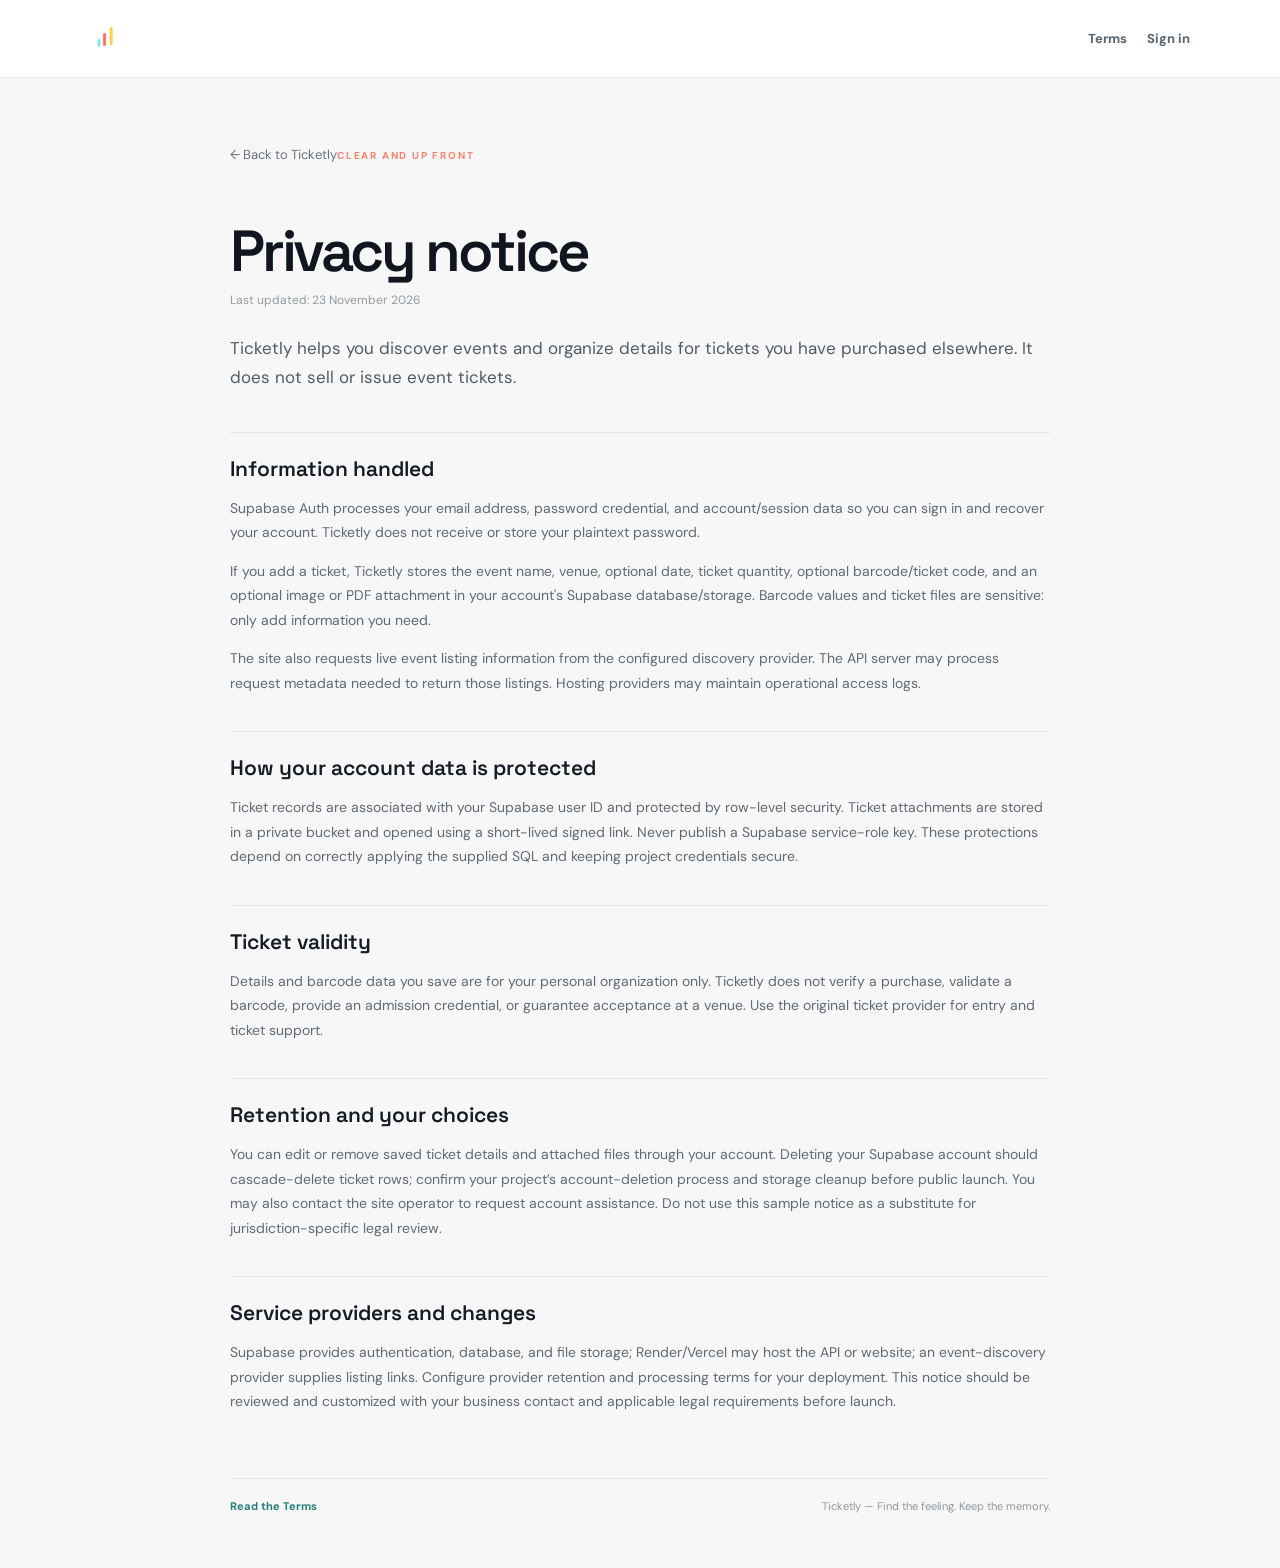
<file: privacy.html>
<!doctype html>
<html lang="en"><head><meta charset="UTF-8" /><meta name="viewport" content="width=device-width, initial-scale=1.0" /><meta name="theme-color" content="#11151f" /><title>Privacy · Ticketly</title><link rel="preconnect" href="https://fonts.googleapis.com" /><link rel="preconnect" href="https://fonts.gstatic.com" crossorigin /><link href="https://fonts.googleapis.com/css2?family=DM+Sans:wght@400;500;600;700&family=Space+Grotesk:wght@500;600;700&display=swap" rel="stylesheet" /><link rel="stylesheet" href="/styles.css" /><link rel="stylesheet" href="/auth.css" /></head>
<body class="policy-page"><header class="account-header"><a class="brand" href="/" aria-label="Ticketly home"><span class="brand-mark"><span></span><span></span><span></span></span><span class="brand-name">ticketly</span></a><nav class="policy-nav" aria-label="Policy navigation"><a href="/terms.html">Terms</a><a href="/login.html">Sign in</a></nav></header><main class="policy-main"><a class="auth-back policy-back" href="/">← Back to Ticketly</a><span class="auth-eyebrow">CLEAR AND UP FRONT</span><h1>Privacy notice</h1><p class="policy-updated">Last updated: 23 November 2026</p><p class="policy-lead">Ticketly helps you discover events and organize details for tickets you have purchased elsewhere. It does not sell or issue event tickets.</p>
<section><h2>Information handled</h2><p>Supabase Auth processes your email address, password credential, and account/session data so you can sign in and recover your account. Ticketly does not receive or store your plaintext password.</p><p>If you add a ticket, Ticketly stores the event name, venue, optional date, ticket quantity, optional barcode/ticket code, and an optional image or PDF attachment in your account's Supabase database/storage. Barcode values and ticket files are sensitive: only add information you need.</p><p>The site also requests live event listing information from the configured discovery provider. The API server may process request metadata needed to return those listings. Hosting providers may maintain operational access logs.</p></section>
<section><h2>How your account data is protected</h2><p>Ticket records are associated with your Supabase user ID and protected by row-level security. Ticket attachments are stored in a private bucket and opened using a short-lived signed link. Never publish a Supabase service-role key. These protections depend on correctly applying the supplied SQL and keeping project credentials secure.</p></section>
<section><h2>Ticket validity</h2><p>Details and barcode data you save are for your personal organization only. Ticketly does not verify a purchase, validate a barcode, provide an admission credential, or guarantee acceptance at a venue. Use the original ticket provider for entry and ticket support.</p></section>
<section><h2>Retention and your choices</h2><p>You can edit or remove saved ticket details and attached files through your account. Deleting your Supabase account should cascade-delete ticket rows; confirm your project’s account-deletion process and storage cleanup before public launch. You may also contact the site operator to request account assistance. Do not use this sample notice as a substitute for jurisdiction-specific legal review.</p></section>
<section><h2>Service providers and changes</h2><p>Supabase provides authentication, database, and file storage; Render/Vercel may host the API or website; an event-discovery provider supplies listing links. Configure provider retention and processing terms for your deployment. This notice should be reviewed and customized with your business contact and applicable legal requirements before launch.</p></section><footer class="policy-footer"><a href="/terms.html">Read the Terms</a><span>Ticketly — Find the feeling. Keep the memory.</span></footer></main></body></html>
</file>
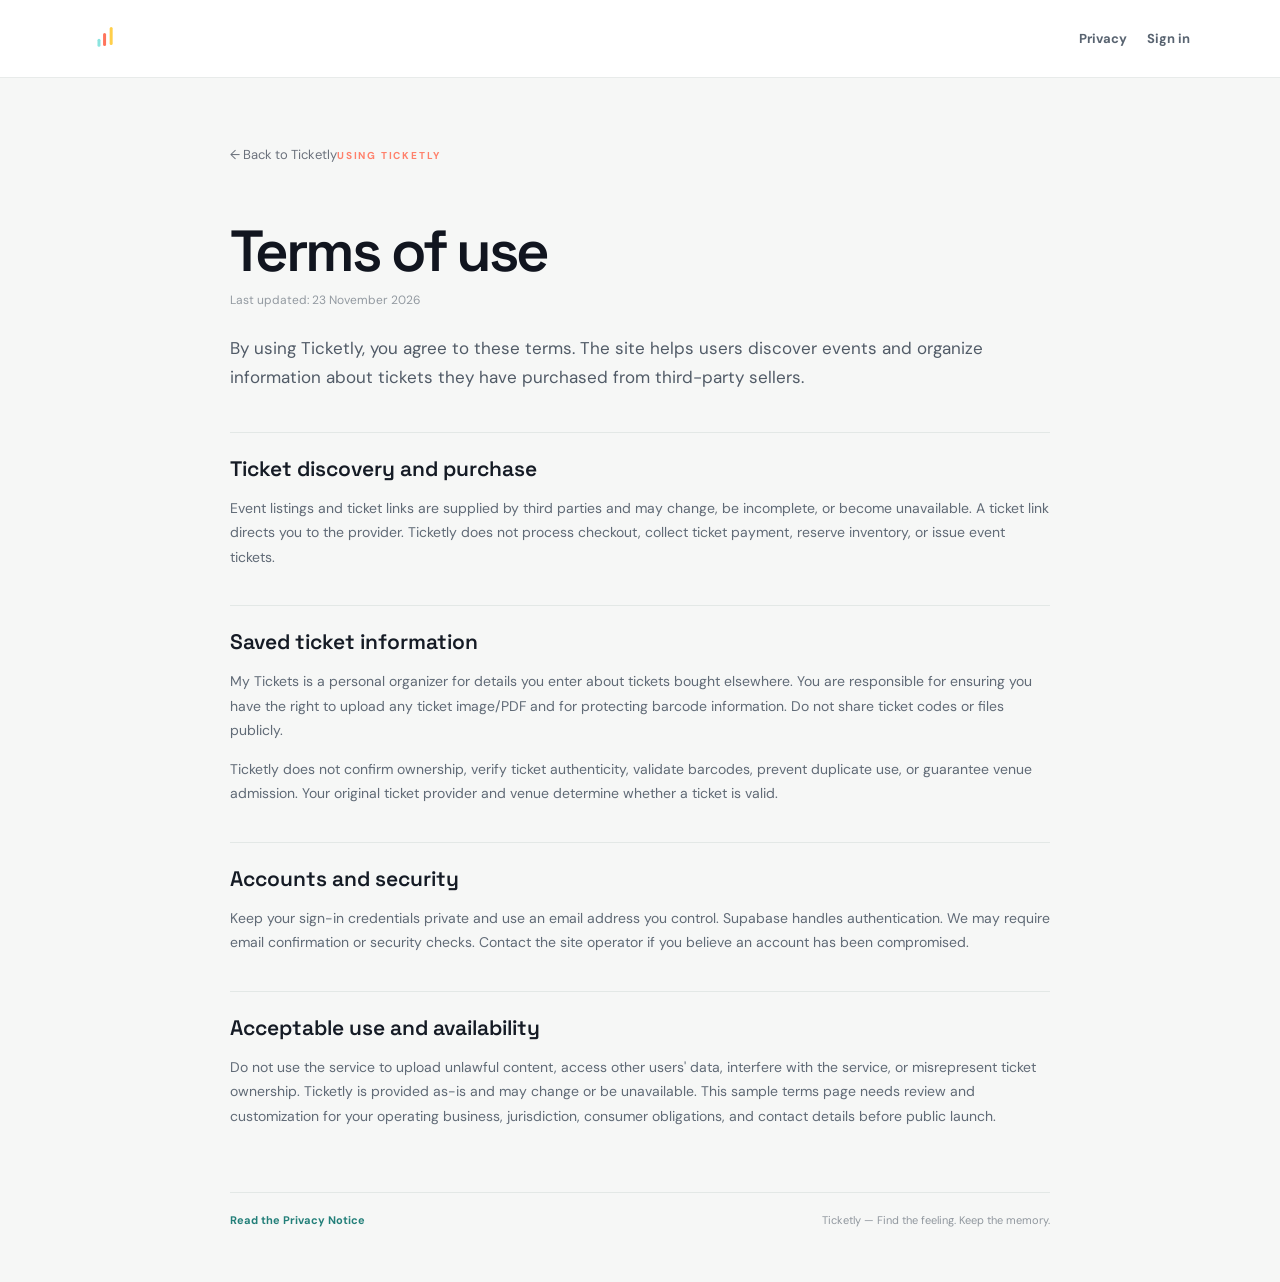
<file: terms.html>
<!doctype html>
<html lang="en"><head><meta charset="UTF-8" /><meta name="viewport" content="width=device-width, initial-scale=1.0" /><meta name="theme-color" content="#11151f" /><title>Terms · Ticketly</title><link rel="preconnect" href="https://fonts.googleapis.com" /><link rel="preconnect" href="https://fonts.gstatic.com" crossorigin /><link href="https://fonts.googleapis.com/css2?family=DM+Sans:wght@400;500;600;700&family=Space+Grotesk:wght@500;600;700&display=swap" rel="stylesheet" /><link rel="stylesheet" href="/styles.css" /><link rel="stylesheet" href="/auth.css" /></head>
<body class="policy-page"><header class="account-header"><a class="brand" href="/" aria-label="Ticketly home"><span class="brand-mark"><span></span><span></span><span></span></span><span class="brand-name">ticketly</span></a><nav class="policy-nav" aria-label="Policy navigation"><a href="/privacy.html">Privacy</a><a href="/login.html">Sign in</a></nav></header><main class="policy-main"><a class="auth-back policy-back" href="/">← Back to Ticketly</a><span class="auth-eyebrow">USING TICKETLY</span><h1>Terms of use</h1><p class="policy-updated">Last updated: 23 November 2026</p><p class="policy-lead">By using Ticketly, you agree to these terms. The site helps users discover events and organize information about tickets they have purchased from third-party sellers.</p>
<section><h2>Ticket discovery and purchase</h2><p>Event listings and ticket links are supplied by third parties and may change, be incomplete, or become unavailable. A ticket link directs you to the provider. Ticketly does not process checkout, collect ticket payment, reserve inventory, or issue event tickets.</p></section><section><h2>Saved ticket information</h2><p>My Tickets is a personal organizer for details you enter about tickets bought elsewhere. You are responsible for ensuring you have the right to upload any ticket image/PDF and for protecting barcode information. Do not share ticket codes or files publicly.</p><p>Ticketly does not confirm ownership, verify ticket authenticity, validate barcodes, prevent duplicate use, or guarantee venue admission. Your original ticket provider and venue determine whether a ticket is valid.</p></section><section><h2>Accounts and security</h2><p>Keep your sign-in credentials private and use an email address you control. Supabase handles authentication. We may require email confirmation or security checks. Contact the site operator if you believe an account has been compromised.</p></section><section><h2>Acceptable use and availability</h2><p>Do not use the service to upload unlawful content, access other users' data, interfere with the service, or misrepresent ticket ownership. Ticketly is provided as-is and may change or be unavailable. This sample terms page needs review and customization for your operating business, jurisdiction, consumer obligations, and contact details before public launch.</p></section><footer class="policy-footer"><a href="/privacy.html">Read the Privacy Notice</a><span>Ticketly — Find the feeling. Keep the memory.</span></footer></main></body></html>
</file>
<file: styles.css>
:root {
  --ink: #171a24;
  --ink-soft: #5f6470;
  --navy: #11151f;
  --navy-2: #191e2b;
  --paper: #f7f7f4;
  --white: #ffffff;
  --line: #e5e5e1;
  --cyan: #8be4df;
  --coral: #ff745c;
  --yellow: #ffcf4a;
  --purple: #7765e3;
  --radius-lg: 24px;
  --radius-md: 16px;
  --shadow: 0 22px 55px rgba(20, 25, 40, .12);
}

* { box-sizing: border-box; }
html { scroll-behavior: smooth; }
body { margin: 0; color: var(--ink); background: var(--paper); font-family: "DM Sans", system-ui, sans-serif; -webkit-font-smoothing: antialiased; }
button, input, select { font: inherit; }
button, a { -webkit-tap-highlight-color: transparent; }
a { color: inherit; text-decoration: none; }
button { border: 0; cursor: pointer; }
img { display: block; max-width: 100%; }
.container { width: min(1180px, calc(100% - 80px)); margin: 0 auto; }
.sr-only { position: absolute; width: 1px; height: 1px; padding: 0; margin: -1px; overflow: hidden; clip: rect(0, 0, 0, 0); white-space: nowrap; border: 0; }

.topbar { background: #0d1017; color: #9da2b0; font-size: 11px; letter-spacing: .01em; }
.topbar-inner { height: 34px; display: flex; align-items: center; justify-content: space-between; }
.topbar-note { display: flex; align-items: center; gap: 8px; }
.pulse-dot { width: 6px; height: 6px; background: var(--cyan); border-radius: 50%; box-shadow: 0 0 0 4px rgba(139, 228, 223, .1); }
.topbar-links { display: flex; align-items: center; gap: 16px; }
.topbar-links a, .text-button { color: #9da2b0; background: transparent; padding: 0; font-size: 11px; transition: color .2s; }
.topbar-links a:hover, .text-button:hover { color: #fff; }

.site-header { position: relative; z-index: 10; color: #f7f7f4; background: var(--navy); }
.header-inner { min-height: 82px; display: flex; align-items: center; justify-content: space-between; gap: 30px; }
.brand { display: inline-flex; align-items: center; gap: 10px; color: #fff; }
.brand-name { font: 700 22px/1 "Space Grotesk", sans-serif; letter-spacing: -.06em; }
.brand-mark { width: 30px; height: 30px; display: flex; align-items: flex-end; gap: 3px; padding: 7px 6px; border: 1px solid rgba(255, 255, 255, .3); border-radius: 10px 10px 10px 3px; transform: rotate(-8deg); }
.brand-mark span { display: block; width: 4px; border-radius: 2px; background: var(--cyan); transform: rotate(8deg); }
.brand-mark span:nth-child(1) { height: 8px; }
.brand-mark span:nth-child(2) { height: 13px; background: var(--coral); }
.brand-mark span:nth-child(3) { height: 18px; background: var(--yellow); }
.desktop-nav { display: flex; align-items: center; gap: 19px; margin-left: auto; }
.desktop-nav a { color: #b6bbc7; font-size: 12px; font-weight: 500; transition: color .2s; }
.desktop-nav a:hover { color: #fff; }
.header-actions { display: flex; align-items: center; gap: 16px; margin-left: 15px; }
.search-toggle { display: inline-flex; align-items: center; gap: 7px; color: #f5f6f8; background: transparent; font-size: 13px; white-space: nowrap; }
.search-toggle svg { width: 16px; height: 16px; fill: none; stroke: var(--cyan); stroke-linecap: round; stroke-width: 1.7; }
.search-toggle:hover { color: var(--cyan); }
.location-button, .sign-in { display: inline-flex; align-items: center; gap: 7px; color: #f5f6f8; background: transparent; font-size: 13px; white-space: nowrap; }
.location-button svg { width: 16px; height: 16px; stroke: var(--cyan); fill: none; stroke-width: 1.7; }
.sign-in { padding: 11px 17px; border: 1px solid rgba(255,255,255,.25); border-radius: 99px; transition: background .2s, border .2s; }
.sign-in:hover { border-color: var(--cyan); background: rgba(139,228,223,.1); }
.menu-button, .mobile-nav { display: none; }

.hero { position: relative; overflow: hidden; color: #fff; background: var(--navy); }
.hero-content { position: relative; z-index: 1; display: grid; grid-template-columns: 1.02fr .98fr; gap: 64px; min-height: 530px; padding-top: 58px; padding-bottom: 68px; align-items: center; }
.hero-glow { position: absolute; width: 480px; height: 480px; border-radius: 50%; filter: blur(4px); opacity: .26; pointer-events: none; }
.hero-glow-one { top: -320px; left: 26%; background: radial-gradient(circle, #473fb1, transparent 65%); }
.hero-glow-two { right: -210px; bottom: -370px; background: radial-gradient(circle, #0b8e9a, transparent 66%); }
.light-eyebrow { color: #9da2b0; }
.eyebrow { display: flex; align-items: center; gap: 10px; color: #747986; font-size: 10px; font-weight: 700; letter-spacing: .14em; text-transform: uppercase; }
.eyebrow-line { display: inline-block; width: 22px; height: 2px; background: var(--coral); }
.hero h1 { margin: 18px 0 18px; font: 700 clamp(50px, 6.2vw, 82px)/.93 "Space Grotesk", sans-serif; letter-spacing: -.075em; }
.hero h1 em { color: var(--cyan); font-style: normal; }
.hero-text { max-width: 420px; margin: 0 0 32px; color: #b8bdc8; font-size: 16px; line-height: 1.55; }
.search-panel { display: grid; grid-template-columns: 1.6fr 1fr 1fr auto; align-items: center; max-width: 690px; min-height: 69px; padding: 8px; background: #fff; border-radius: 7px; box-shadow: 0 18px 40px rgba(0,0,0,.2); }
.search-field { min-width: 0; height: 46px; display: flex; align-items: center; gap: 10px; padding: 0 15px; border-right: 1px solid #e6e7e8; color: #7e828b; }
.search-field svg { flex: 0 0 auto; width: 17px; height: 17px; fill: none; stroke: #7a7f8b; stroke-linecap: round; stroke-linejoin: round; stroke-width: 1.7; }
.search-field input, .search-field select { width: 100%; min-width: 0; color: #2d3038; border: 0; outline: 0; background: transparent; font-size: 12px; appearance: none; }
.search-field select { padding-right: 4px; cursor: pointer; }
.search-submit { height: 53px; padding: 0 21px; color: var(--navy); background: var(--cyan); border-radius: 9px; font-size: 12px; font-weight: 700; transition: transform .2s, background .2s; }
.search-submit:hover { background: #a9efeb; transform: translateY(-1px); }
.hero-meta { display: flex; align-items: center; gap: 14px; margin-top: 18px; color: #7f8492; font-size: 11px; }
.hero-meta a { color: #cdd0d8; border-bottom: 1px solid #4c5260; padding-bottom: 2px; }
.hero-meta a:hover { color: var(--cyan); border-color: var(--cyan); }
.live-status { color: #89909e; font-size: 10px; }
.live-status-active { color: var(--cyan); }

.spotlight-card { position: relative; overflow: hidden; max-width: 520px; justify-self: end; background: #272b38; border-radius: var(--radius-lg); box-shadow: 0 28px 50px rgba(0,0,0,.22); transform: rotate(2deg); transition: transform .35s; }
.spotlight-card:hover { transform: rotate(0deg) translateY(-5px); }
.spotlight-image { position: relative; height: 310px; overflow: hidden; }
.spotlight-image img { width: 100%; height: 100%; object-fit: cover; filter: saturate(.85) contrast(1.05); }
.spotlight-overlay { position: absolute; inset: 0; background: linear-gradient(180deg, rgba(10,12,20,.12), rgba(11,14,23,.9)); }
.spotlight-badge { position: absolute; top: 19px; left: 21px; display: inline-flex; gap: 8px; padding: 7px 10px; color: #141720; background: var(--cyan); border-radius: 99px; font-size: 10px; font-weight: 700; }
.spotlight-badge span { color: var(--coral); }
.spotlight-art { position: absolute; right: 20px; bottom: 26px; display: flex; flex-direction: column; align-items: flex-end; color: var(--yellow); font: 700 46px/.82 "Space Grotesk", sans-serif; letter-spacing: -.08em; transform: rotate(-7deg); text-shadow: 3px 3px 0 var(--coral); }
.spotlight-art strong { color: #fff; font-size: 58px; }
.spotlight-art small { margin-top: 9px; color: #fff; font: 600 9px/1 "DM Sans", sans-serif; letter-spacing: .15em; text-transform: uppercase; }
.spotlight-details { display: flex; align-items: center; justify-content: space-between; padding: 23px 23px 25px; }
.card-kicker { margin: 0 0 8px; color: var(--coral); font-size: 10px; font-weight: 700; letter-spacing: .12em; text-transform: uppercase; }
.spotlight-details h2 { margin: 0; color: #fff; font: 600 20px/1.15 "Space Grotesk", sans-serif; letter-spacing: -.04em; }
.circle-arrow { width: 42px; height: 42px; color: var(--navy); background: var(--cyan); border-radius: 50%; font-size: 19px; transition: transform .2s; }
.circle-arrow:hover { transform: rotate(45deg); }

.section { padding: 88px 0; }
.section-trending { padding-top: 74px; padding-bottom: 75px; background: #fff; }
.section-heading { display: flex; align-items: flex-end; justify-content: space-between; gap: 25px; margin-bottom: 35px; }
.section-heading h2 { margin: 13px 0 0; font: 600 clamp(29px, 3vw, 42px)/1 "Space Grotesk", sans-serif; letter-spacing: -.065em; }
.compact-heading { align-items: center; }
.carousel-controls { display: flex; gap: 8px; }
.carousel-button { width: 39px; height: 39px; color: var(--ink); background: #f1f1ed; border-radius: 50%; font-size: 17px; transition: background .2s, color .2s; }
.carousel-button:hover { color: var(--white); background: var(--ink); }
.trending-row { display: grid; grid-auto-flow: column; grid-auto-columns: minmax(205px, 1fr); gap: 14px; overflow-x: auto; padding: 2px 0 10px; scrollbar-width: thin; scrollbar-color: #d3d4cf transparent; }
.trend-card { position: relative; display: flex; flex-direction: column; justify-content: space-between; min-width: 205px; height: 246px; padding: 17px; overflow: hidden; color: var(--ink); border-radius: 15px; text-align: left; transition: transform .24s, box-shadow .24s; }
.trend-card:hover { transform: translateY(-5px); box-shadow: var(--shadow); }
.trend-card > span:last-of-type { display: flex; flex-direction: column; gap: 4px; position: relative; z-index: 1; }
.trend-card small { font-size: 10px; font-weight: 600; opacity: .66; }
.trend-card strong { font: 600 24px/1 "Space Grotesk", sans-serif; letter-spacing: -.06em; }
.trend-card i { position: absolute; right: 15px; bottom: 13px; font-size: 22px; font-style: normal; }
.trend-card-purple { background: #9388ec; }.trend-card-yellow { background: #f5c63c; }.trend-card-pink { background: #fb8fa5; }.trend-card-blue { background: #82b6e8; }.trend-card-green { background: #a6d5ad; }
.trend-art { align-self: flex-end; width: 88%; color: rgba(255,255,255,.84); font: 700 38px/.78 "Space Grotesk", sans-serif; letter-spacing: -.11em; text-align: right; transform: rotate(-8deg); }
.trend-art b { color: var(--ink); font-size: 42px; }.trend-art-pop { margin-top: 36px; color: #b5fff5; }.trend-art-rock { color: #fff5af; }.trend-art-comedy { color: #ffe1e7; }.trend-art-sports { color: #e9f4ff; }.trend-art-theater { color: #eaffdf; font-size: 29px; }

.events-section { background: var(--paper); }
.outline-button { display: inline-flex; align-items: center; gap: 10px; padding: 11px 14px; color: var(--ink); background: transparent; border: 1px solid #d9dad5; border-radius: 99px; font-size: 12px; font-weight: 700; transition: background .2s, color .2s, border-color .2s; }
.outline-button:hover { color: #fff; background: var(--ink); border-color: var(--ink); }
.outline-button span { font-size: 16px; font-weight: 400; }
.event-toolbar { display: flex; align-items: center; justify-content: space-between; margin: -9px 0 22px; color: #7b7f88; font-size: 12px; }
.result-count strong { color: var(--ink); }
.category-filter { display: flex; align-items: center; gap: 10px; }.category-filter select { padding: 10px 14px; color: var(--ink); background: #fff; border: 1px solid var(--line); border-radius: 99px; outline: none; font-size: 12px; cursor: pointer; }
.events-grid { display: grid; grid-template-columns: repeat(3, 1fr); gap: 18px; }
.event-card { position: relative; overflow: hidden; background: #fff; border: 1px solid #e8e8e4; border-radius: 15px; transition: box-shadow .25s, transform .25s; }
.event-card:hover { transform: translateY(-4px); box-shadow: 0 16px 30px rgba(20, 25, 40, .1); }
.event-image { position: relative; height: 179px; overflow: hidden; background: #ecebe7; }
.event-image img { width: 100%; height: 100%; object-fit: cover; transition: transform .5s; }.event-card:hover .event-image img { transform: scale(1.05); }
.event-tag { position: absolute; top: 12px; left: 12px; padding: 6px 8px; color: var(--ink); background: var(--cyan); border-radius: 5px; font-size: 9px; font-weight: 700; letter-spacing: .08em; text-transform: uppercase; }.event-tag.sports { background: var(--yellow); }.event-tag.comedy { background: #ff9bb0; }.event-tag.theater { background: #b3d9b8; }.event-tag.family { background: #f8b478; }
.live-badge { position: absolute; top: 12px; right: 12px; padding: 6px 8px; color: #fff; background: #1d8f86; border-radius: 5px; font-size: 9px; font-weight: 700; letter-spacing: .08em; }
.provider-note { display: block; margin-top: 10px; color: #8b8f98; font-size: 9px; }
.live-count { color: #1d8f86; }
.event-date { position: absolute; right: 13px; bottom: 12px; display: flex; width: 44px; height: 48px; flex-direction: column; align-items: center; justify-content: center; color: var(--ink); background: #fff; border-radius: 7px; line-height: 1; box-shadow: 0 4px 15px rgba(0,0,0,.16); }.event-date strong { font: 700 17px/1 "Space Grotesk", sans-serif; }.event-date small { margin-bottom: 4px; color: var(--coral); font-size: 8px; font-weight: 700; letter-spacing: .1em; text-transform: uppercase; }
.event-details { padding: 17px 17px 16px; }.event-details h3 { min-height: 44px; margin: 0 0 12px; font: 600 18px/1.2 "Space Grotesk", sans-serif; letter-spacing: -.04em; }.event-venue, .event-location { display: block; overflow: hidden; color: #757984; font-size: 11px; text-overflow: ellipsis; white-space: nowrap; }.event-venue { color: var(--ink); font-weight: 600; }.event-footer { display: flex; align-items: center; justify-content: space-between; padding-top: 16px; margin-top: 15px; border-top: 1px solid #ededeb; }.event-price { color: #6f747f; font-size: 10px; }.event-price strong { color: var(--ink); font-size: 13px; }.event-link { display: inline-flex; align-items: center; justify-content: center; width: 28px; height: 28px; color: var(--ink); background: #f1f1ed; border-radius: 50%; font-size: 16px; transition: background .2s, color .2s; }.event-link:hover { color: var(--white); background: var(--ink); }
.empty-state { padding: 52px 15px; text-align: center; }.empty-state > span { color: var(--coral); font-size: 30px; }.empty-state h3 { margin: 10px 0 5px; font: 600 24px "Space Grotesk", sans-serif; }.empty-state p { margin: 0 0 18px; color: var(--ink-soft); font-size: 13px; }

.city-section { padding-top: 20px; background: #fff; }.cities-grid { display: grid; grid-template-columns: repeat(4, 1fr); gap: 15px; }.city-card { position: relative; height: 264px; overflow: hidden; color: #fff; background: #283541; border-radius: 15px; text-align: left; }.city-card:hover .city-image { transform: scale(1.07); }.city-image { position: absolute; inset: 0; background-size: cover; background-position: center; transition: transform .5s; }.city-image::after { position: absolute; inset: 0; content: ""; background: linear-gradient(180deg, transparent 30%, rgba(12, 15, 22, .86)); }.city-new-york .city-image { background-image: url("https://images.unsplash.com/photo-1496588152823-86ff7695e68f?auto=format&fit=crop&w=700&q=80"); }.city-los-angeles .city-image { background-image: url("https://images.unsplash.com/photo-1515896769750-31548aa180ed?auto=format&fit=crop&w=700&q=80"); }.city-chicago .city-image { background-image: url("https://images.unsplash.com/photo-1494522358652-f30e61a60313?auto=format&fit=crop&w=700&q=80"); }.city-austin .city-image { background-image: url("https://images.unsplash.com/photo-1531218150217-54595bc2b934?auto=format&fit=crop&w=700&q=80"); }.city-info { position: absolute; z-index: 1; left: 17px; bottom: 17px; display: flex; flex-direction: column; gap: 4px; }.city-info strong { font: 600 23px/1 "Space Grotesk", sans-serif; letter-spacing: -.05em; }.city-info small { color: #d3d5d9; font-size: 11px; }.city-arrow { position: absolute; z-index: 1; right: 16px; bottom: 17px; width: 31px; height: 31px; display: grid; place-items: center; color: var(--ink); background: var(--cyan); border-radius: 50%; font-size: 16px; }

.feature-strip { padding: 50px 0; color: #fff; background: var(--coral); }.feature-inner { display: grid; grid-template-columns: 65px 1fr auto; gap: 24px; align-items: center; }.feature-icon { width: 58px; height: 58px; display: grid; place-items: center; color: var(--coral); background: #fff; border-radius: 50%; font-size: 26px; transform: rotate(-15deg); }.feature-strip .card-kicker { color: #63291f; }.feature-strip h2 { margin: 0 0 7px; font: 600 28px/1 "Space Grotesk", sans-serif; letter-spacing: -.06em; }.feature-strip p:not(.card-kicker) { margin: 0; color: #ffe5df; font-size: 13px; }.light-button { display: inline-flex; align-items: center; gap: 18px; padding: 14px 18px; color: var(--ink); background: #fff; border-radius: 99px; font-size: 12px; font-weight: 700; transition: transform .2s; }.light-button:hover { transform: translateY(-2px); }.light-button span { font-size: 17px; }

.footer { color: #c4c7d0; background: var(--navy); }.footer-top { display: grid; grid-template-columns: 1.45fr .75fr .75fr .9fr 1.25fr; gap: 38px; padding-top: 70px; padding-bottom: 68px; }.brand-footer { margin-bottom: 20px; }.footer-brand p { color: #8e94a2; font-size: 14px; line-height: 1.55; }.socials { display: flex; gap: 8px; margin-top: 26px; }.socials a { display: grid; width: 29px; height: 29px; place-items: center; color: #c7cad1; border: 1px solid #454a57; border-radius: 50%; font-size: 10px; font-weight: 700; text-transform: uppercase; transition: color .2s, border .2s; }.socials a:hover { color: var(--cyan); border-color: var(--cyan); }.footer-column { display: flex; flex-direction: column; gap: 12px; }.footer-column h3, .app-card h3 { margin: 0 0 10px; color: #fff; font: 600 13px "Space Grotesk", sans-serif; }.footer-column a { color: #8e94a2; font-size: 12px; }.footer-column a:hover { color: #fff; }.app-card { padding: 22px; background: var(--navy-2); border: 1px solid #2e3443; border-radius: 13px; }.app-card .card-kicker { color: var(--cyan); }.app-card h3 { font-size: 21px; line-height: 1.1; letter-spacing: -.05em; }.store-buttons { display: grid; gap: 8px; margin-top: 19px; }.store-buttons button { display: flex; align-items: center; gap: 9px; padding: 7px 10px; color: #fff; background: #080a0f; border: 1px solid #303440; border-radius: 6px; text-align: left; }.store-buttons button:hover { border-color: var(--cyan); }.store-buttons small, .store-buttons strong { display: block; line-height: 1; }.store-buttons small { color: #a5a9b2; font-size: 7px; }.store-buttons strong { margin-top: 4px; font-size: 11px; }.store-icon { width: 19px; color: #fff; font-size: 15px; text-align: center; }.footer-bottom { display: flex; align-items: center; justify-content: space-between; gap: 15px; padding: 21px 0 25px; border-top: 1px solid #2b303c; color: #747a88; font-size: 10px; }.footer-bottom > div { display: flex; gap: 18px; }.footer-bottom a:hover { color: #fff; }.made-with span { color: var(--coral); }

.toast { position: fixed; z-index: 50; right: 24px; bottom: 24px; max-width: 320px; padding: 13px 17px; color: var(--ink); background: var(--cyan); border-radius: 9px; box-shadow: var(--shadow); font-size: 12px; font-weight: 700; opacity: 0; pointer-events: none; transform: translateY(14px); transition: opacity .25s, transform .25s; }.toast.show { opacity: 1; transform: translateY(0); }

@media (max-width: 1020px) {
  .container { width: min(100% - 44px, 760px); }
  .desktop-nav { gap: 12px; }.desktop-nav a:nth-child(3), .desktop-nav a:nth-child(4) { display: none; }.search-toggle span { display: none; }.location-button span { display: none; }.hero-content { gap: 32px; }.search-panel { grid-template-columns: 1.4fr 1fr; gap: 0; padding: 8px; }.search-field:nth-child(2) { border-right: 0; }.search-field:nth-child(3) { border-top: 1px solid #e6e7e8; border-right: 0; }.search-submit { margin-top: 8px; }.events-grid { grid-template-columns: repeat(2, 1fr); }.cities-grid { grid-template-columns: repeat(2, 1fr); }.footer-top { grid-template-columns: repeat(3, 1fr); }.footer-brand { grid-row: span 2; }.app-card { grid-column: span 2; }
}
@media (max-width: 720px) {
  .container { width: min(100% - 32px, 480px); }.topbar { display: none; }.header-inner { min-height: 68px; }.desktop-nav, .search-toggle, .location-button, .sign-in { display: none; }.menu-button { display: flex; width: 35px; height: 35px; flex-direction: column; align-items: center; justify-content: center; gap: 4px; color: #fff; background: transparent; }.menu-button span { width: 19px; height: 1.5px; background: #fff; transition: transform .2s; }.mobile-nav { display: none; flex-direction: column; padding: 12px 16px 20px; border-top: 1px solid #292e3b; }.mobile-nav.open { display: flex; }.mobile-nav a { padding: 10px 0; color: #dfe1e6; font-size: 14px; }.hero-content { display: block; min-height: auto; padding-top: 52px; padding-bottom: 48px; }.hero h1 { font-size: 58px; }.hero-text { font-size: 14px; }.search-panel { display: flex; flex-direction: column; align-items: stretch; gap: 0; padding: 7px; }.search-field { width: 100%; border-right: 0; border-bottom: 1px solid #e6e7e8; }.search-field:nth-child(3) { border-top: 0; }.search-submit { margin-top: 7px; }.hero-meta { flex-wrap: wrap; }.spotlight-card { margin-top: 43px; transform: rotate(1deg); }.spotlight-image { height: 240px; }.spotlight-art { font-size: 35px; }.spotlight-art strong { font-size: 45px; }.section { padding: 62px 0; }.section-heading { align-items: flex-start; flex-direction: column; margin-bottom: 27px; }.compact-heading { flex-direction: row; align-items: flex-end; }.section-heading h2 { font-size: 32px; }.carousel-controls { flex-shrink: 0; }.trending-row { margin-right: -16px; grid-auto-columns: 185px; }.trend-card { min-width: 185px; height: 220px; }.events-grid { grid-template-columns: 1fr; }.event-toolbar { align-items: flex-start; flex-direction: column; gap: 14px; margin-bottom: 20px; }.cities-grid { grid-template-columns: 1fr 1fr; gap: 9px; }.city-card { height: 210px; }.city-info strong { font-size: 18px; }.city-info { left: 12px; bottom: 13px; }.city-arrow { right: 10px; bottom: 11px; }.feature-inner { grid-template-columns: 46px 1fr; gap: 15px; }.feature-icon { width: 44px; height: 44px; }.feature-strip h2 { font-size: 24px; }.feature-strip .light-button { grid-column: 2; justify-self: start; }.footer-top { grid-template-columns: 1fr 1fr; gap: 34px 22px; padding-top: 50px; padding-bottom: 48px; }.footer-brand { grid-row: auto; grid-column: span 2; }.app-card { grid-column: span 2; }.footer-bottom { align-items: flex-start; flex-direction: column; gap: 13px; }.footer-bottom > div { flex-wrap: wrap; gap: 9px 16px; }.made-with { margin-top: 3px; }
}
@media (max-width: 380px) { .container { width: calc(100% - 24px); }.hero h1 { font-size: 51px; }.cities-grid { grid-template-columns: 1fr; }.city-card { height: 170px; }.compact-heading { align-items: flex-start; }.carousel-controls { margin-top: 13px; } }


body.modal-open { overflow: hidden; }
.ticket-modal[hidden] { display: none; }
.ticket-modal { position: fixed; z-index: 40; inset: 0; display: grid; place-items: center; padding: 20px; }
.modal-backdrop { position: absolute; inset: 0; background: rgba(9, 12, 19, .76); backdrop-filter: blur(7px); }
.ticket-modal-card { position: relative; z-index: 1; width: min(100%, 475px); max-height: min(720px, calc(100vh - 30px)); overflow: auto; padding: 34px; color: var(--ink); background: #fff; border-radius: 20px; box-shadow: 0 30px 90px rgba(0, 0, 0, .3); }
.modal-close { position: absolute; top: 17px; right: 18px; width: 32px; height: 32px; color: var(--ink); background: #f0f0ec; border-radius: 50%; font-size: 22px; line-height: 1; transition: background .2s, transform .2s; }.modal-close:hover { background: var(--cyan); transform: rotate(90deg); }
.modal-kicker { margin-bottom: 13px; color: var(--coral); font-size: 10px; font-weight: 700; letter-spacing: .13em; text-transform: uppercase; }
.ticket-modal-card h2 { margin: 0 0 8px; font: 600 32px/1 "Space Grotesk", sans-serif; letter-spacing: -.07em; }.modal-event { margin: 0 0 25px; color: #6b707b; font-size: 12px; line-height: 1.5; }
.modal-field { display: grid; gap: 8px; margin-bottom: 14px; }.modal-field span { color: #585d67; font-size: 11px; font-weight: 700; }.modal-field input, .modal-field select { width: 100%; padding: 13px 14px; color: var(--ink); background: #fafaf8; border: 1px solid #dfdfda; border-radius: 8px; outline: none; font-size: 13px; }.modal-field input:focus, .modal-field select:focus { border-color: var(--cyan); box-shadow: 0 0 0 3px rgba(139, 228, 223, .25); }
.modal-submit { width: 100%; display: flex; align-items: center; justify-content: space-between; margin-top: 8px; padding: 15px 17px; color: var(--navy); background: var(--cyan); border-radius: 8px; font-size: 13px; font-weight: 700; transition: background .2s, transform .2s; }.modal-submit:hover { background: #a8efeb; transform: translateY(-1px); }.modal-submit:disabled { cursor: wait; opacity: .7; }.modal-submit span { font-size: 18px; }
.modal-note { margin: 14px 0 0; color: #8a8e96; font-size: 10px; line-height: 1.5; }
.ticket-success[hidden], #ticket-form[hidden] { display: none; }.success-heading { display: flex; align-items: center; gap: 11px; margin: 23px 0; }.success-check { width: 34px; height: 34px; display: grid; place-items: center; color: var(--navy); background: var(--cyan); border-radius: 50%; font-size: 19px; }.success-heading strong, .success-heading small { display: block; }.success-heading strong { font: 600 17px "Space Grotesk", sans-serif; }.success-heading small { margin-top: 4px; color: var(--coral); font: 700 10px "DM Sans", sans-serif; letter-spacing: .08em; }
.ticket-proof { display: grid; grid-template-columns: 140px 1fr; gap: 14px; padding: 17px; background: #f7f7f4; border: 1px solid #e5e5e1; border-radius: 13px; }.proof-block { display: flex; flex-direction: column; align-items: center; gap: 9px; color: #7b7f88; font-size: 10px; font-weight: 700; letter-spacing: .08em; text-transform: uppercase; }.proof-block img { width: 112px; height: 112px; padding: 5px; background: #fff; border-radius: 5px; }.barcode-proof { align-items: stretch; justify-content: center; }.barcode-proof img { width: 100%; height: auto; min-height: 63px; padding: 7px; object-fit: contain; }.download-ticket { display: flex; align-items: center; justify-content: space-between; margin-top: 16px; padding: 15px 17px; color: #fff; background: var(--navy); border-radius: 8px; font-size: 12px; font-weight: 700; }.download-ticket:hover { background: #252b3a; }.download-ticket span { color: var(--cyan); font-size: 18px; }.generate-another { width: 100%; margin-top: 9px; padding: 11px; color: #757984; background: transparent; font-size: 12px; }
@media (max-width: 520px) { .ticket-modal { padding: 12px; }.ticket-modal-card { padding: 27px 20px 22px; }.ticket-modal-card h2 { font-size: 28px; }.ticket-proof { grid-template-columns: 118px 1fr; padding: 12px; gap: 8px; }.proof-block img { width: 96px; height: 96px; } }

.event-ticket-button { width: auto; height: 31px; gap: 6px; padding: 0 10px; border-radius: 99px; font-size: 10px; font-weight: 700; }.event-ticket-button span { font-size: 14px; }

/* Saved purchased tickets and barcode scanner */
.purchased-section { background: #fff; }
.purchased-note { max-width: 760px; color: #68707c; margin: -18px 0 24px; line-height: 1.6; }
.purchased-ticket-list { display: grid; gap: 14px; }
.purchased-ticket { display: flex; justify-content: space-between; align-items: center; gap: 20px; padding: 22px 24px; border: 1px solid #e6e8eb; border-radius: 16px; background: #fbfcfd; }
.purchased-ticket h3 { margin: 7px 0 5px; color: #11151f; }
.purchased-ticket p { margin: 0 0 8px; color: #606977; }
.purchased-ticket small { color: #78818c; }
.remove-ticket, .save-event-button { border: 1px solid #dce1e5; border-radius: 9px; padding: 10px 13px; background: #fff; color: #252b36; cursor: pointer; font-weight: 700; }
.save-event-button { width: 100%; margin-top: 12px; }
.empty-tickets { padding: 30px; text-align: center; border: 1px dashed #d6dce1; border-radius: 16px; }
.empty-tickets h3 { margin: 0 0 8px; }
.empty-tickets p { color: #68707c; }
.scanner-controls { display: grid; gap: 10px; }
#barcode-video { width: 100%; max-height: 260px; background: #10141c; border-radius: 12px; }
@media(max-width:600px) { .purchased-ticket { align-items: flex-start; padding: 17px; } }
#account-link { text-decoration: none; }
.purchased-ticket .remove-ticket { white-space: nowrap; }
.purchased-ticket-list .empty-tickets a { display: inline-flex; text-decoration: none; }
:focus-visible { outline: 3px solid #22a9a2; outline-offset: 3px; }
.skip-link { position: fixed; z-index: 9999; left: 12px; top: 12px; padding: 11px 14px; transform: translateY(-160%); border-radius: 8px; background: #fff; color: #11151f; font-weight: 700; }
.skip-link:focus { transform: translateY(0); }
@media(prefers-reduced-motion:reduce) { *,*::before,*::after { scroll-behavior: auto !important; animation-duration: .01ms !important; animation-iteration-count: 1 !important; transition-duration: .01ms !important; } }
</file>
<file: auth.css>
.auth-page { min-height: 100vh; background: #f6f6f3; color: #11151f; font-family: "DM Sans", sans-serif; }
.auth-layout { min-height: 100vh; display: grid; grid-template-columns: minmax(350px, 0.95fr) minmax(460px, 1.05fr); }
.auth-art { position: relative; min-height: 100vh; padding: 42px clamp(34px, 6vw, 86px); display: flex; flex-direction: column; justify-content: space-between; overflow: hidden; isolation: isolate; color: #fff; background: linear-gradient(180deg,rgba(11,17,29,.25),rgba(12,18,30,.9)),url("https://images.unsplash.com/photo-1524368535928-5b5e00ddc76b?auto=format&fit=crop&w=1400&q=85") center/cover; }
.auth-art::before { content: ""; position: absolute; inset: 0; z-index: -1; background: radial-gradient(ellipse at 80% 22%,rgba(255,116,92,.28),transparent 35%),linear-gradient(135deg,rgba(17,21,31,.25),rgba(17,21,31,.65)); }
.auth-brand { position: relative; z-index: 1; width: fit-content; color: #fff; }
.auth-brand .brand-name { color: #fff; }
.auth-art-copy { position: relative; z-index: 1; max-width: 570px; padding: 60px 0 72px; }
.auth-kicker,.auth-eyebrow { color: #ff806b; font-weight: 700; font-size: 10px; letter-spacing: .18em; }
.auth-art-copy h1 { margin: 20px 0; font: 600 clamp(54px,7vw,92px)/.98 "Space Grotesk",sans-serif; letter-spacing: -.065em; }
.auth-art-copy h1 em { color: #8be4df; font-style: normal; }
.auth-art-copy p { max-width: 360px; color: rgba(255,255,255,.74); font-size: 16px; line-height: 1.7; }
.auth-art-foot { display: flex; gap: 10px; align-items: center; color: rgba(255,255,255,.76); font-size: 12px; letter-spacing: .04em; }
.auth-pulse { width: 8px; height: 8px; border-radius: 50%; background: #8be4df; box-shadow: 0 0 14px #8be4df; }
.auth-panel { position: relative; min-height: 100vh; display: grid; place-items: center; padding: 66px clamp(28px,7vw,108px); background: #f8f8f5; }
.auth-back { position: absolute; left: clamp(28px,7vw,108px); top: 38px; color: #6b717c; font-size: 13px; text-decoration: none; }
.auth-box { width: min(100%, 440px); }
.auth-box h2 { margin: 13px 0 8px; font: 600 38px/1.15 "Space Grotesk",sans-serif; letter-spacing: -.045em; }
.auth-subtitle { color: #777e89; font-size: 14px; margin: 0 0 27px; }
.auth-tabs { display: grid; grid-template-columns: 1fr 1fr; gap: 4px; padding: 4px; margin-bottom: 25px; border-radius: 12px; background: #eceeec; }
.auth-tab { padding: 11px; border: 0; border-radius: 9px; background: transparent; color: #717984; font: 600 13px "DM Sans",sans-serif; cursor: pointer; }
.auth-tab.active { color: #151923; background: #fff; box-shadow: 0 2px 8px rgba(14,20,30,.08); }
.auth-field { display: grid; gap: 8px; margin: 0 0 17px; color: #343b46; font-size: 12px; font-weight: 700; }
.auth-field input,.auth-field select { width: 100%; min-height: 49px; padding: 0 14px; border: 1px solid #dfe2e2; border-radius: 10px; outline: none; background: #fff; color: #181d26; font: 500 14px "DM Sans",sans-serif; transition: border-color .16s,box-shadow .16s; }
.auth-field input:focus,.auth-field select:focus { border-color: #37bfb9; box-shadow: 0 0 0 3px rgba(55,191,185,.14); }
.auth-forgot { display: block; margin: -4px 0 19px auto; padding: 3px 0; border: 0; background: none; color: #405c71; font: 600 12px "DM Sans",sans-serif; cursor: pointer; }
.auth-submit,.account-add-button { min-height: 50px; display: inline-flex; align-items: center; justify-content: center; gap: 10px; padding: 0 19px; border: 0; border-radius: 10px; background: #11151f; color: #fff; font: 700 13px "DM Sans",sans-serif; cursor: pointer; transition: transform .18s,background .18s; }
.auth-submit { width: 100%; }
.auth-submit:hover,.account-add-button:hover { background: #283343; transform: translateY(-1px); }
.auth-submit:disabled,.account-add-button:disabled { opacity: .6; cursor: wait; }
.auth-message { margin-top: 16px; padding: 12px 14px; border-radius: 9px; background: #eaf6f3; color: #175b4f; font-size: 13px; line-height: 1.5; }
.auth-message[data-kind="error"] { background: #fff0ed; color: #a2392d; }
.auth-terms { margin: 20px 0 0; color: #8a9098; font-size: 11px; line-height: 1.6; text-align: center; }
.auth-terms a { color: #424c5b; font-weight: 700; }
.auth-footnote { margin: 24px 0 0; color: #a0a5ab; font-size: 10px; line-height: 1.6; text-align: center; }
.account-page { min-height: 100vh; background: #f6f7f6; color: #11151f; font-family: "DM Sans",sans-serif; }
.account-header { height: 78px; display: flex; align-items: center; justify-content: space-between; padding: 0 clamp(24px,7vw,108px); border-bottom: 1px solid #e8ebea; background: #fff; }
.account-header-actions { display: flex; align-items: center; gap: 23px; }
.account-header-actions a { color: #4d5765; text-decoration: none; font-size: 13px; font-weight: 600; }
.account-signout { padding: 10px 15px; border: 1px solid #dfe3e4; border-radius: 9px; background: white; color: #323b47; font-weight: 700; cursor: pointer; }
.account-main { width: min(1060px,calc(100% - 48px)); margin: 0 auto; padding: 61px 0 36px; }
.account-welcome { display: flex; align-items: center; justify-content: space-between; }
.account-welcome h1 { margin: 12px 0 6px; font: 600 clamp(34px,5vw,52px)/1.1 "Space Grotesk",sans-serif; letter-spacing: -.06em; }
.account-welcome p { margin: 0; color: #79818a; font-size: 14px; }
.account-period { color: #ff745c; }
.account-avatar { width: 56px; height: 56px; display: grid; place-items: center; border-radius: 18px; background: #daf5f1; color: #116f68; font: 700 24px "Space Grotesk",sans-serif; }
.account-stat-row { display: grid; grid-template-columns: .8fr 1.2fr; gap: 16px; margin: 38px 0 49px; }
.account-stat { min-height: 116px; display: flex; align-items: center; gap: 16px; padding: 22px; border: 1px solid #e5e9e8; border-radius: 16px; background: #fff; }
.account-stat-accent { background: #11151f; border-color: #11151f; color: #fff; }
.stat-icon { width: 40px; height: 40px; display: grid; place-items: center; border-radius: 12px; background: #e9f6f4; color: #168a82; font-size: 18px; }
.account-stat-accent .stat-icon { background: rgba(139,228,223,.14); color: #8be4df; }
.account-stat small { display: block; color: #838b93; font-size: 9px; font-weight: 700; letter-spacing: .13em; }
.account-stat-accent small { color: #9fa9b5; }
.account-stat strong { display: block; margin-top: 7px; font: 600 18px "Space Grotesk",sans-serif; }
.account-section-head { display: flex; align-items: end; justify-content: space-between; gap: 16px; margin-bottom: 21px; }
.account-section-head h2 { margin: 8px 0 4px; font: 600 32px "Space Grotesk",sans-serif; letter-spacing: -.04em; }
.account-section-head p { margin: 0; color: #808891; font-size: 13px; }
.account-tickets { scroll-margin-top: 30px; }
.account-ticket-list { display: grid; gap: 12px; }
.account-ticket-card { display: flex; align-items: center; gap: 19px; min-height: 124px; padding: 18px 21px; border: 1px solid #e4e8e7; border-radius: 15px; background: #fff; }
.ticket-date-tile { flex: 0 0 66px; height: 76px; display: flex; flex-direction: column; align-items: center; justify-content: center; gap: 2px; border-radius: 11px; background: #fff1ed; color: #d65542; }
.ticket-date-tile span { font-size: 10px; font-weight: 700; letter-spacing: .08em; }
.ticket-date-tile strong { font: 600 24px "Space Grotesk",sans-serif; }
.account-ticket-info { flex: 1; min-width: 0; }
.ticket-card-label { color: #18958d; font-size: 9px; font-weight: 700; letter-spacing: .11em; }
.account-ticket-info h3 { overflow: hidden; margin: 6px 0 4px; color: #151a23; font: 600 18px "Space Grotesk",sans-serif; text-overflow: ellipsis; white-space: nowrap; }
.account-ticket-info p { margin: 0 0 7px; color: #707985; font-size: 12px; }
.barcode-ending { color: #9299a0; font-size: 9px; font-weight: 700; letter-spacing: .07em; }
.ticket-delete { padding: 8px 11px; border: 1px solid #e1e5e5; border-radius: 8px; background: white; color: #77808a; font-size: 11px; cursor: pointer; }
.ticket-delete:hover { border-color: #efb0a5; color: #b34838; }
.account-empty { padding: 47px 22px; border: 1px dashed #d8dfdd; border-radius: 16px; background: rgba(255,255,255,.7); text-align: center; }
.empty-ticket-icon { color: #ff745c; font-size: 25px; }
.account-empty h3 { margin: 12px 0 8px; font: 600 20px "Space Grotesk",sans-serif; }
.account-empty p { max-width: 430px; margin: 0 auto 20px; color: #7a828b; font-size: 13px; line-height: 1.6; }
.account-empty .account-add-button { text-decoration: none; }
.account-ticket-form { margin: 20px 0; padding: 23px; border: 1px solid #e0e6e4; border-radius: 16px; background: #fff; }
.account-ticket-form[hidden] { display: none; }
.form-title-row { display: flex; justify-content: space-between; align-items: flex-start; margin-bottom: 20px; }
.form-title-row h3 { margin: 0 0 5px; font: 600 19px "Space Grotesk",sans-serif; }
.form-title-row p { margin: 0; color: #818992; font-size: 12px; }
.form-close { width: 32px; height: 32px; border: 0; border-radius: 8px; background: #f0f2f1; font-size: 20px; cursor: pointer; }
.account-form-grid { display: grid; grid-template-columns: 1fr 1fr; gap: 0 16px; }
.account-barcode-field { grid-column: 1/-1; }
.barcode-privacy-note { margin: -2px 0 16px; color: #858d96; font-size: 11px; line-height: 1.5; }
.account-message { margin: 0 0 14px; padding: 12px 14px; border-radius: 9px; background: #eaf6f3; color: #175b4f; font-size: 13px; }
.account-message[data-kind="error"] { background: #fff0ed; color: #a2392d; }
.ticket-loading { padding: 24px; color: #818992; text-align: center; }
.account-footer { display: flex; justify-content: space-between; gap: 15px; margin-top: 50px; padding: 19px 0; border-top: 1px solid #e5e9e8; color: #9aa0a5; font-size: 10px; }
.account-footer a { color: #66717d; text-decoration: none; }
@media(max-width:850px) { .auth-layout { grid-template-columns: 1fr; }.auth-art { min-height: 300px; padding: 28px; }.auth-art-copy { padding: 50px 0 35px; }.auth-art-copy h1 { font-size: 58px; }.auth-art-foot { display: none; }.auth-panel { min-height: 650px; padding: 75px 27px; }.auth-back { top: 25px; left: 27px; }.account-main { padding-top: 42px; } }
@media(max-width:580px) { .account-header { padding: 0 18px; }.account-header-actions { gap: 12px; }.account-header-actions a { font-size: 11px; }.account-signout { padding: 9px 10px; font-size: 11px; }.account-main { width: calc(100% - 34px); }.account-stat-row { grid-template-columns: 1fr; gap: 10px; margin: 25px 0 39px; }.account-stat { min-height: 90px; }.account-section-head { align-items: flex-start; flex-direction: column; }.account-ticket-card { gap: 12px; padding: 13px; }.ticket-date-tile { flex-basis: 55px; height: 68px; }.account-ticket-info h3 { font-size: 15px; }.ticket-delete { padding: 7px; font-size: 10px; }.account-form-grid { grid-template-columns: 1fr; }.account-barcode-field { grid-column: auto; }.account-footer { flex-direction: column; }.auth-panel { padding-left: 22px; padding-right: 22px; } }
.turnstile-container { margin: 8px 0 14px; }
#turnstile-widget { min-height: 65px; }
.account-header-actions { flex-wrap: wrap; }
.account-header-actions a { white-space: nowrap; }
.ticket-actions { display: flex; flex-direction: column; gap: 7px; }
.ticket-edit,.ticket-delete { min-width: 62px; padding: 8px 11px; border: 1px solid #e1e5e5; border-radius: 8px; background: #fff; color: #64707b; font-size: 11px; font-weight: 700; cursor: pointer; }
.ticket-edit:hover { border-color: #8be4df; color: #11756e; }
.ticket-file-link { display: block; margin-top: 6px; color: #147f78; font-size: 11px; font-weight: 700; text-decoration: none; }
.auth-field input[type="file"] { padding: 10px; font-size: 12px; }
.auth-field small { color: #858d96; font-size: 10px; font-weight: 400; line-height: 1.5; }
.account-file-field { grid-column: 1/-1; }
.ticket-date-tile { flex-shrink: 0; }
@media(max-width:700px) { .account-header { height: auto; min-height: 78px; flex-wrap: wrap; gap: 12px; padding-top: 12px; padding-bottom: 12px; }.account-header-actions { gap: 10px; }.account-ticket-card { align-items: flex-start; }.ticket-actions { flex-direction: column; }.account-header-actions a:nth-child(2),.account-header-actions a:nth-child(3) { display: none; } }
@media(max-width:580px) { .account-file-field { grid-column: auto; }.account-ticket-card { flex-wrap: wrap; }.account-ticket-info { width: calc(100% - 80px); }.ticket-actions { flex-direction: row; width: 100%; justify-content: flex-end; }.account-ticket-info h3 { white-space: normal; } }
.policy-page { min-height: 100vh; background: #f6f7f6; color: #202631; font-family: "DM Sans",sans-serif; }
.policy-nav { display: flex; gap: 20px; }.policy-nav a { color: #586370; text-decoration: none; font-size: 13px; font-weight: 700; }
.policy-main { width: min(820px,calc(100% - 42px)); margin: 0 auto; padding: 65px 0 55px; }
.policy-back { position: static; display: inline-block; margin-bottom: 45px; }
.policy-main h1 { margin: 12px 0 6px; color: #11151f; font: 600 clamp(38px,6vw,58px)/1.1 "Space Grotesk",sans-serif; letter-spacing: -.055em; }
.policy-updated { margin: 8px 0 26px; color: #939aa1; font-size: 12px; }
.policy-lead { margin: 0 0 40px; color: #515b67; font-size: 17px; line-height: 1.7; }
.policy-main section { padding: 22px 0; border-top: 1px solid #e3e8e6; }
.policy-main section h2 { margin: 0 0 11px; color: #151b25; font: 600 21px "Space Grotesk",sans-serif; }
.policy-main section p { color: #606a76; font-size: 14px; line-height: 1.75; }
.policy-footer { display: flex; justify-content: space-between; gap: 15px; margin-top: 28px; padding-top: 20px; border-top: 1px solid #e3e8e6; color: #90979e; font-size: 11px; }
.policy-footer a { color: #237f79; font-weight: 700; }
:focus-visible { outline: 3px solid #22a9a2; outline-offset: 3px; }
.skip-link { position: fixed; z-index: 9999; left: 12px; top: 12px; padding: 11px 14px; transform: translateY(-160%); border-radius: 8px; background: #fff; color: #11151f; font-weight: 700; }
.skip-link:focus { transform: translateY(0); }
@media(prefers-reduced-motion:reduce) { *,*::before,*::after { scroll-behavior: auto !important; animation-duration: .01ms !important; animation-iteration-count: 1 !important; transition-duration: .01ms !important; } }
</file>
